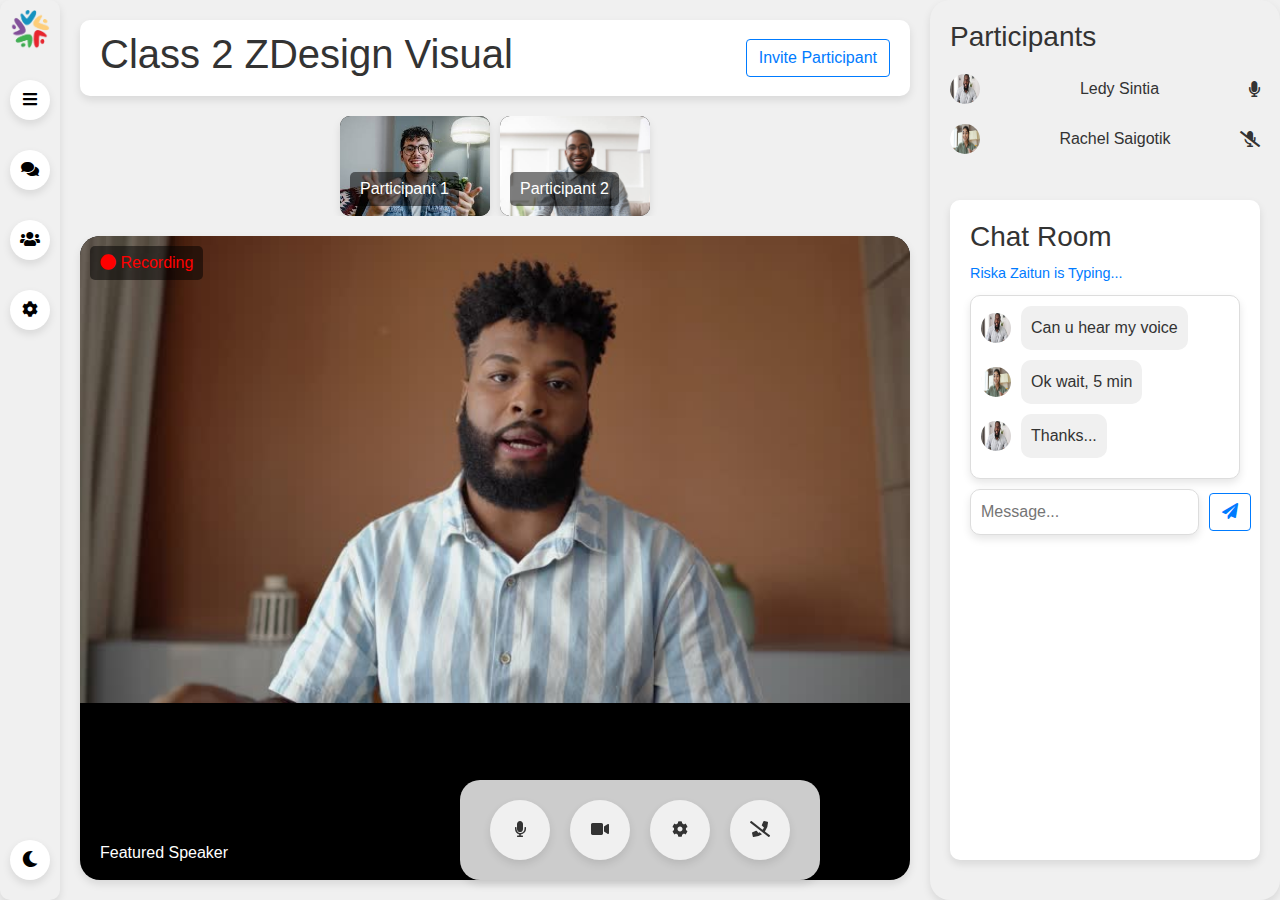
<file: meeting.html>
<!DOCTYPE html>
<html lang="en">
<head>
    <meta charset="UTF-8">
    <meta name="viewport" content="width=device-width, initial-scale=1.0">
    <title>QuickMeet - Meeting Room</title>
    <link rel="shortcut icon" href="logo.png" type="image/x-icon">
    <link rel="stylesheet" href="https://stackpath.bootstrapcdn.com/bootstrap/4.5.2/css/bootstrap.min.css">
    <link rel="stylesheet" href="https://cdnjs.cloudflare.com/ajax/libs/font-awesome/5.15.3/css/all.min.css">
    <link rel="stylesheet" href="meeting.css">
</head>
<body class="light-mode">
    <div class="dashboard-container">
        <div class="left-toolbar">
            <img src="logo.png" alt="QuickMeet Logo" class="logo-image">
            <div class="toolbar-buttons">
                <button class="toolbar-btn"><i class="fas fa-bars"></i></button>
                <button class="toolbar-btn"><i class="fas fa-comments"></i></button>
                <button class="toolbar-btn"><i class="fas fa-users"></i></button>
                <button class="toolbar-btn"><i class="fas fa-cog"></i></button>
            </div>
            <button id="darkModeToggle" class="toolbar-btn theme-btn"><i class="fas fa-moon"></i></button>
        </div>
        <div class="main-content">
            <div class="top-section">
                <h1>Class 2 ZDesign Visual</h1>
                <button class="btn btn-outline-primary">Invite Participant</button>
            </div>
            <div class="main-video-area">
                <div class="participant-thumbnails">
                    <div class="thumbnail">
                        <img src="p-1.jpg" alt="Participant 1">
                        <div class="participant-name">Participant 1</div>
                    </div>
                    <div class="thumbnail">
                        <img src="p-2.jpg" alt="Participant 2">
                        <div class="participant-name">Participant 2</div>
                    </div>
                    <!-- Add more thumbnails as needed -->
                </div>
                <div class="featured-speaker">
                    <img src="p-3.jpg" alt="Featured Speaker">
                    <div class="recording-indicator"><i class="fas fa-circle"></i> Recording</div>
                    <div class="speaker-name">Featured Speaker</div>
                </div>
            </div>
            <div class="bottom-nav">
                <button class="btn btn-outline-secondary" id="muteButton"><i class="fas fa-microphone"></i></button>
                <button class="btn btn-outline-secondary" id="videoToggleButton"><i class="fas fa-video"></i></button>
                <button class="btn btn-outline-secondary" id="settingsButton"><i class="fas fa-cog"></i></button>
                <button class="btn btn-outline-danger" id="endCallButton" ><i class="fas fa-phone-slash"></i></button>
                
            </div>
        </div>
        <div class="right-sidebar">
            <div class="participant-list">
                <h3>Participants</h3>
                <ul>
                    <li>
                        <img src="p-4.jpg" alt="Profile Picture">
                        Ledy Sintia <i class="fas fa-microphone"></i> 
                    </li>
                    <li>
                        <img src="p-5.webp" alt="Profile Picture">
                        Rachel Saigotik <i class="fas fa-microphone-slash"></i>
                    </li>
                    <!-- Add more participants as needed -->
                </ul>
            </div>
            <div class="chat-section">
                <h3>Chat Room</h3>
                <div class="typing-indicator">Riska Zaitun is Typing...</div>
                <div class="chat-messages">
                    <div class="message">
                        <img src="p-4.jpg" alt="Profile Picture">
                        <div class="message-content">Can u hear my voice</div>
                    </div>
                    <div class="message">
                        <img src="p-5.webp" alt="Profile Picture">
                        <div class="message-content">Ok wait, 5 min</div>
                    </div>
                    <div class="message">
                        <img src="p-4.jpg" alt="Profile Picture">
                        <div class="message-content">Thanks...</div>
                    </div>
                </div>
                <div class="chat-input-container">
                    <input type="text" placeholder="Message..." class="chat-input">
                    <button class="btn btn-outline-primary"><i class="fas fa-paper-plane"></i></button>
                </div>
            </div>
        </div>
    </div>
    <script src="https://code.jquery.com/jquery-3.5.1.slim.min.js"></script>
    <script src="https://cdn.jsdelivr.net/npm/@popperjs/core@2.5.4/dist/umd/popper.min.js"></script>
    <script src="https://stackpath.bootstrapcdn.com/bootstrap/4.5.2/js/bootstrap.min.js"></script>
    <script src="script.js"></script>
</body>
</html>
</file>
<file: meeting.css>
body {
    margin: 0;
    font-family: Arial, sans-serif;
    transition: background-color 0.5s, color 0.5s;
}

.light-mode {
    background-color: #f0f0f0;
    color: #333;
}

.dark-mode {
    background-color: #1a202c;
    color: #cbd5e0;
}

.dashboard-container {
    display: flex;
    height: 100vh;
    width: 100%;
}

.left-toolbar {
    height: 100vh;
    display: flex;
    flex-direction: column;
    justify-content: space-between;
    align-items: center;
    width: 60px;
    background: #f0f0f0;
    box-shadow: 0 4px 8px rgba(0, 0, 0, 0.1);
    border-radius: 10px;
    padding: 10px;
}

.logo-image {
    width: 40px;
    height: 40px;
    margin-bottom: 20px;
}

.toolbar-buttons {
    display: flex;
    flex-direction: column;
    align-items: center;
    gap: 10px;
}

.toolbar-btn {
    background: #fff;
    border: none;
    border-radius: 50%;
    width: 40px;
    height: 40px;
    margin: 10px 0;
    box-shadow: 0 4px 8px rgba(0, 0, 0, 0.1);
    transition: transform 0.3s, background 0.3s;
}

.toolbar-btn:hover {
    transform: scale(1.1);
    background: #e0e0e0;
}

.theme-btn {
    margin-top: auto;
}

.main-content {
    display: flex;
    flex-direction: column;
    flex-grow: 1;
    padding: 20px;
    gap: 20px;
}

.top-section {
    display: flex;
    justify-content: space-between;
    align-items: center;
    background: #fff;
    padding: 10px 20px;
    border-radius: 10px;
    box-shadow: 0 4px 8px rgba(0, 0, 0, 0.1);
}

.main-video-area {
    display: flex;
    flex-direction: column;
    flex-grow: 1;
    gap: 20px;
}

.featured-speaker {
    position: relative;
    flex-grow: 1;
    background: #000;
    height: 120px;
    border-radius: 20px;
    overflow: hidden;
    box-shadow: 0 4px 8px rgba(0, 0, 0, 0.1);
}

.featured-speaker video {
    width: 100%;
    height: 100%;
    object-fit: cover;
}

.recording-indicator {
    position: absolute;
    top: 10px;
    left: 10px;
    color: red;
    background: rgba(0, 0, 0, 0.5);
    padding: 5px 10px;
    border-radius: 5px;
}

.speaker-name {
    position: absolute;
    bottom: 10px;
    left: 10px;
    color: #fff;
    background: rgba(0, 0, 0, 0.5);
    padding: 5px 10px;
    border-radius: 5px;
}

.participant-thumbnails {
    display: flex;
    justify-content: center;
    overflow-x: auto;
    gap: 10px;
}

.thumbnail {
    position: relative;
    width: 150px;
    height: 100px;
    background: #000;
    border-radius: 10px;
    overflow: hidden;
    box-shadow: 0 4px 8px rgba(0, 0, 0, 0.1);
}

.thumbnail video {
    width: 100%;
    height: 100%;
    object-fit: cover;
}

.thumbnail img {
    width: 100%;
    height: 100%;
    object-fit: cover;
}

.participant-name {
    position: absolute;
    bottom: 10px;
    left: 10px;
    color: #fff;
    background: rgba(0, 0, 0, 0.5);
    padding: 5px 10px;
    border-radius: 5px;
}

.right-sidebar {
    display: flex;
    flex-direction: column;
    width: 350px;
    background: #f0f0f0;
    padding: 20px;
    box-shadow: 0 4px 8px rgba(0, 0, 0, 0.1);
    border-radius: 20px;
}

.participant-list, .chat-section {
    margin-bottom: 20px;
}

.participant-list h3, .chat-section h3 {
    margin-bottom: 10px;
}

.participant-list ul {
    list-style: none;
    padding: 0;
}

.participant-list li {
    display: flex;
    align-items: center;
    justify-content: space-between;
    padding: 10px 0;
}

.participant-list img {
    width: 30px;
    height: 30px;
    border-radius: 50%;
    margin-right: 10px;
}

.participant-list .participant-name {
    flex-grow: 1;
    text-align: center;
}

.chat-section {
    background: #fff;
    border-radius: 10px;
    padding: 20px;
    box-shadow: 0 4px 8px rgba(0, 0, 0, 0.1);
    height: 100%;
    width: 100%;
}

.typing-indicator {
    color: #007bff;
    font-size: 0.9rem;
    margin-bottom: 10px;
}

.chat-messages {
    height: calc(100% - 100px);
    overflow-y: auto;
    border: 1px solid #ddd;
    padding: 10px;
    background: #fff;
    border-radius: 10px;
    height: fit-content;
    box-shadow: 0 4px 8px rgba(0, 0, 0, 0.1);
}

.message {
    display: flex;
    align-items: center;
    margin-bottom: 10px;
}

.message img {
    width: 30px;
    height: 30px;
    border-radius: 50%;
    margin-right: 10px;
}

.message-content {
    background: #f0f0f0;
    padding: 10px;
    border-radius: 10px;
    max-width: 70%;
}

.chat-input-container {
    display: flex;
    align-items: center;
    gap: 10px;
    margin-top: 10px;
}

.chat-input {
    flex-grow: 1;
    padding: 10px;
    border: 1px solid #ddd;
    border-radius: 10px;
    box-shadow: 0 4px 8px rgba(0, 0, 0, 0.1);
}

.bottom-nav {
    display: flex;
    justify-content: center;
    padding: 20px;
    background: rgba(255, 255, 255, 0.8);
    border-radius: 20px;
    box-shadow: 0 4px 8px rgba(0, 0, 0, 0.1);
    position: fixed;
    bottom: 20px;
    left: 50%;
    transform: translateX(-50%);
}

.bottom-nav .btn {
    background: rgba(255, 255, 255, 0.7);
    border: none;
    border-radius: 50%;
    width: 60px;
    height: 60px;
    margin: 0 10px;
    box-shadow: 0 4px 8px rgba(0, 0, 0, 0.1);
    transition: transform 0.3s, background 0.3s;
}

.bottom-nav .btn i {
    color: #333;
}

.bottom-nav .btn:hover {
    transform: scale(1.1);
    background: rgba(255, 255, 255, 1);
}

.bottom-nav .btn:hover i {
    color: #007bff;
}

.bottom-nav .btn#endCallButton:hover i {
    color: #d36868;
}

/* Dark mode styles */
.dark-mode .left-toolbar, .dark-mode .right-sidebar, .dark-mode .bottom-nav {
    background: #1a202c;
    color: #cbd5e0;
}

.dark-mode .toolbar-btn {
    background: #2d3748;
    color: #cbd5e0;
}

.dark-mode .toolbar-btn:hover {
    background: #4a5568;
}

.dark-mode .top-section {
    background: #2d3748;
    color: #cbd5e0;
}

.dark-mode .participant-name, .dark-mode .recording-indicator, .dark-mode .speaker-name {
    background: rgba(0, 0, 0, 0.7);
}

.dark-mode .chat-section {
    background: #2d3748;
    color: #cbd5e0;
}

.dark-mode .chat-messages {
    background: #2d3748;
    border-color: #4a5568;
}

.dark-mode .message-content {
    background: #4a5568;
}

.dark-mode .chat-input {
    background: #2d3748;
    border-color: #4a5568;
    color: #cbd5e0;
}

.dark-mode .bottom-nav .btn i {
    color: #434343;
}

.dark-mode .bottom-nav .btn:hover i {
    color: #68d391;
}

#endCallButton:hover {
    color: #d36868;
}

img {
    width: 100%;
    height: auto;
}

/* Responsive layout */
@media (max-width: 1024px) {
    .dashboard-container {
        flex-direction: column;
    }

    .main-content {
        flex-direction: column;
    }

    .right-sidebar {
        width: 100%;
        border-left: none;
        border-top: 1px solid #ddd;
    }

    .participant-thumbnails {
        flex-wrap: wrap;
        justify-content: center;
    }

    .thumbnail {
        width: 100px;
        height: 75px;
    }

    .featured-speaker {
        height: 200px;
    }

    .participant-name {
        display: none; /* Hide participant names */
    }
}

@media (max-width: 768px) {
    .left-toolbar {
        flex-direction: row;
        width: 100%;
        height: auto;
        padding: 10px 0;
    }

    .toolbar-buttons {
        flex-direction: row;
        gap: 5px;
    }

    .theme-btn {
        margin-top: 0;
    }

    .top-section {
        flex-direction: column;
        align-items: flex-start;
    }

    .top-section h1 {
        font-size: 1.5rem;
    }

    .main-video-area {
        padding: 10px;
    }

    .right-sidebar {
        padding: 10px;
    }

    .chat-section {
        padding: 10px;
    }

    .chat-messages {
        height: 150px;
    }

    .bottom-nav {
        padding: 10px;
    }

    .bottom-nav .btn {
        width: 50px;
        height: 50px;
    }

    .participant-name {
        display: none; /* Hide participant names */
    }
}

@media (max-width: 480px) {
    .left-toolbar {
        flex-direction: row;
        width: 100%;
        height: auto;
        padding: 5px 0;
    }

    .toolbar-buttons {
        flex-direction: row;
        gap: 5px;
    }

    .theme-btn {
        margin-top: 0;
    }

    .top-section {
        flex-direction: column;
        align-items: flex-start;
    }

    .top-section h1 {
        font-size: 1.2rem;
    }

    .main-video-area {
        padding: 5px;
    }

    .right-sidebar {
        padding: 5px;
    }

    .chat-section {
        padding: 5px;
    }

    .chat-messages {
        height: 100px;
    }

    .bottom-nav {
        padding: 5px;
    }

    .bottom-nav .btn {
        width: 40px;
        height: 40px;
    }

    .participant-name {
        display: none; /* Hide participant names */
    }
}
</file>
